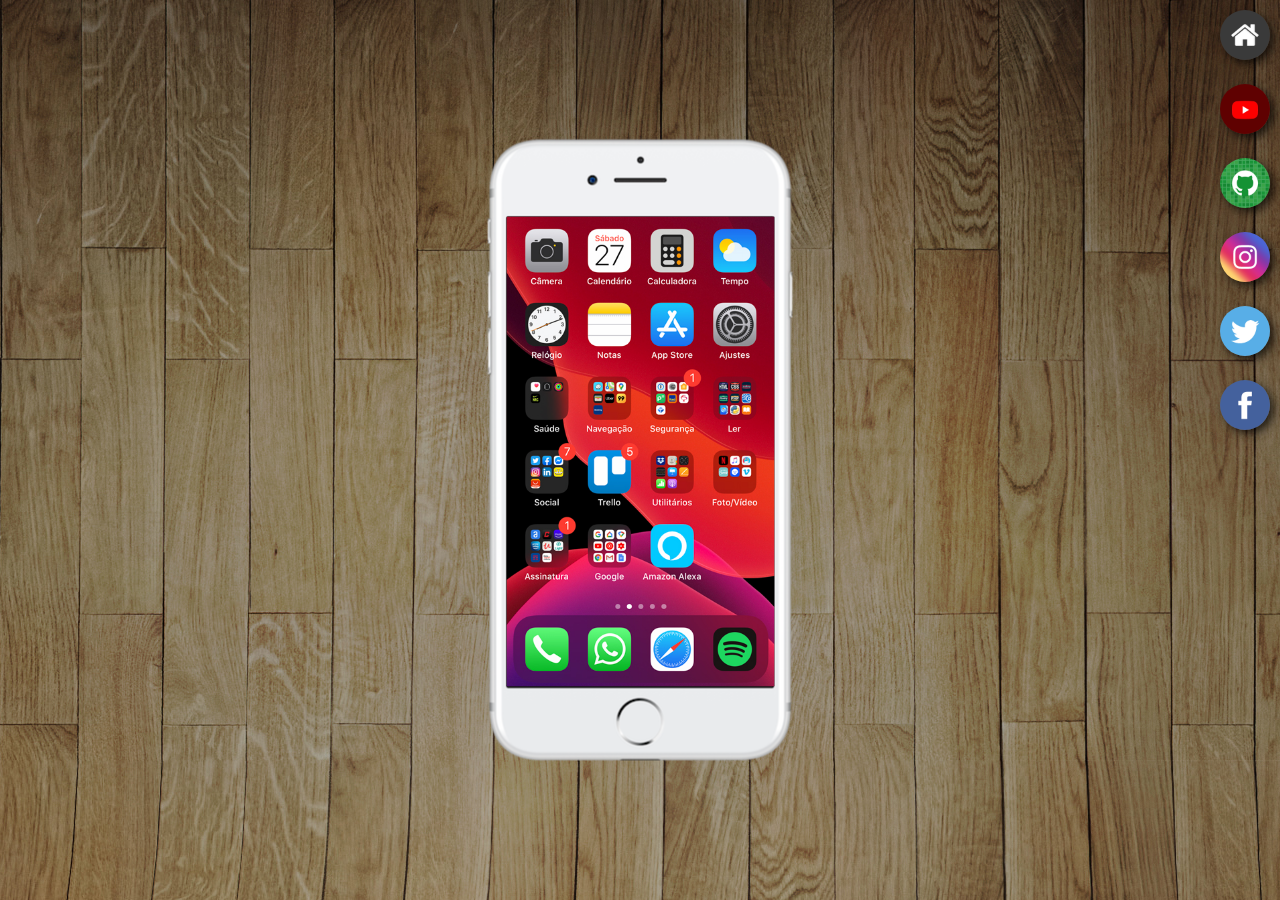
<file: index.html>
<!DOCTYPE html>
<html lang="pt-br">
<head>
    <meta charset="UTF-8">
    <meta http-equiv="X-UA-Compatible" content="IE=edge">
    <meta name="viewport" content="width=device-width, initial-scale=1.0">
    <title>Projeto Social</title>
    <link rel="shortcut icon" href="favicon.ico" type="image/x-icon">
    <link rel="stylesheet" href="estilos/style.css">
</head>
<body>
    <main>
        <section id="telefone">
            <iframe src="home.html"name="tela" id="tela"  frameborder="0">Seu navegador não é compativel

            </iframe>

        </section>
        <section id="redes-sociais">
            <a href="" target="tela"><img src="imagens/logo-home.jpg" alt="Home"></a><br>
            <a href="youtube.html" target="tela"><img src="imagens/logo-youtube.jpg" alt="Youtube"></a><br>
            <a href="github.html" target="tela"><img src="imagens/logo-github.jpg" alt="Github"></a><br>
            <a href="https://www.instagram.com/_thalescamara/"target="tela"><img src="imagens/logo-instagram.jpg" alt="Instagram"></a><br>
            <a href="https://www.instagram.com/black.muay.thai/" target="tela"><img src="imagens/logo-twitter.jpg" alt="Twitter"></a><br>
            <a href="https://www.facebook.com/people/Thales-Camara/100004573598014?locale=pt_BR&paipv=0&eav=AfaAsw9t592DBRwFHrbk24tUK5leYlgxSBM7F8LaM9bTX4ng9Cw_44mx_ZgIvUIdDK4&_rdr"target="tela"><img src="imagens/logo-facebook.jpg" alt="Facebook"></a><br>

        </section>
    </main>
</body>
</html>
</file>
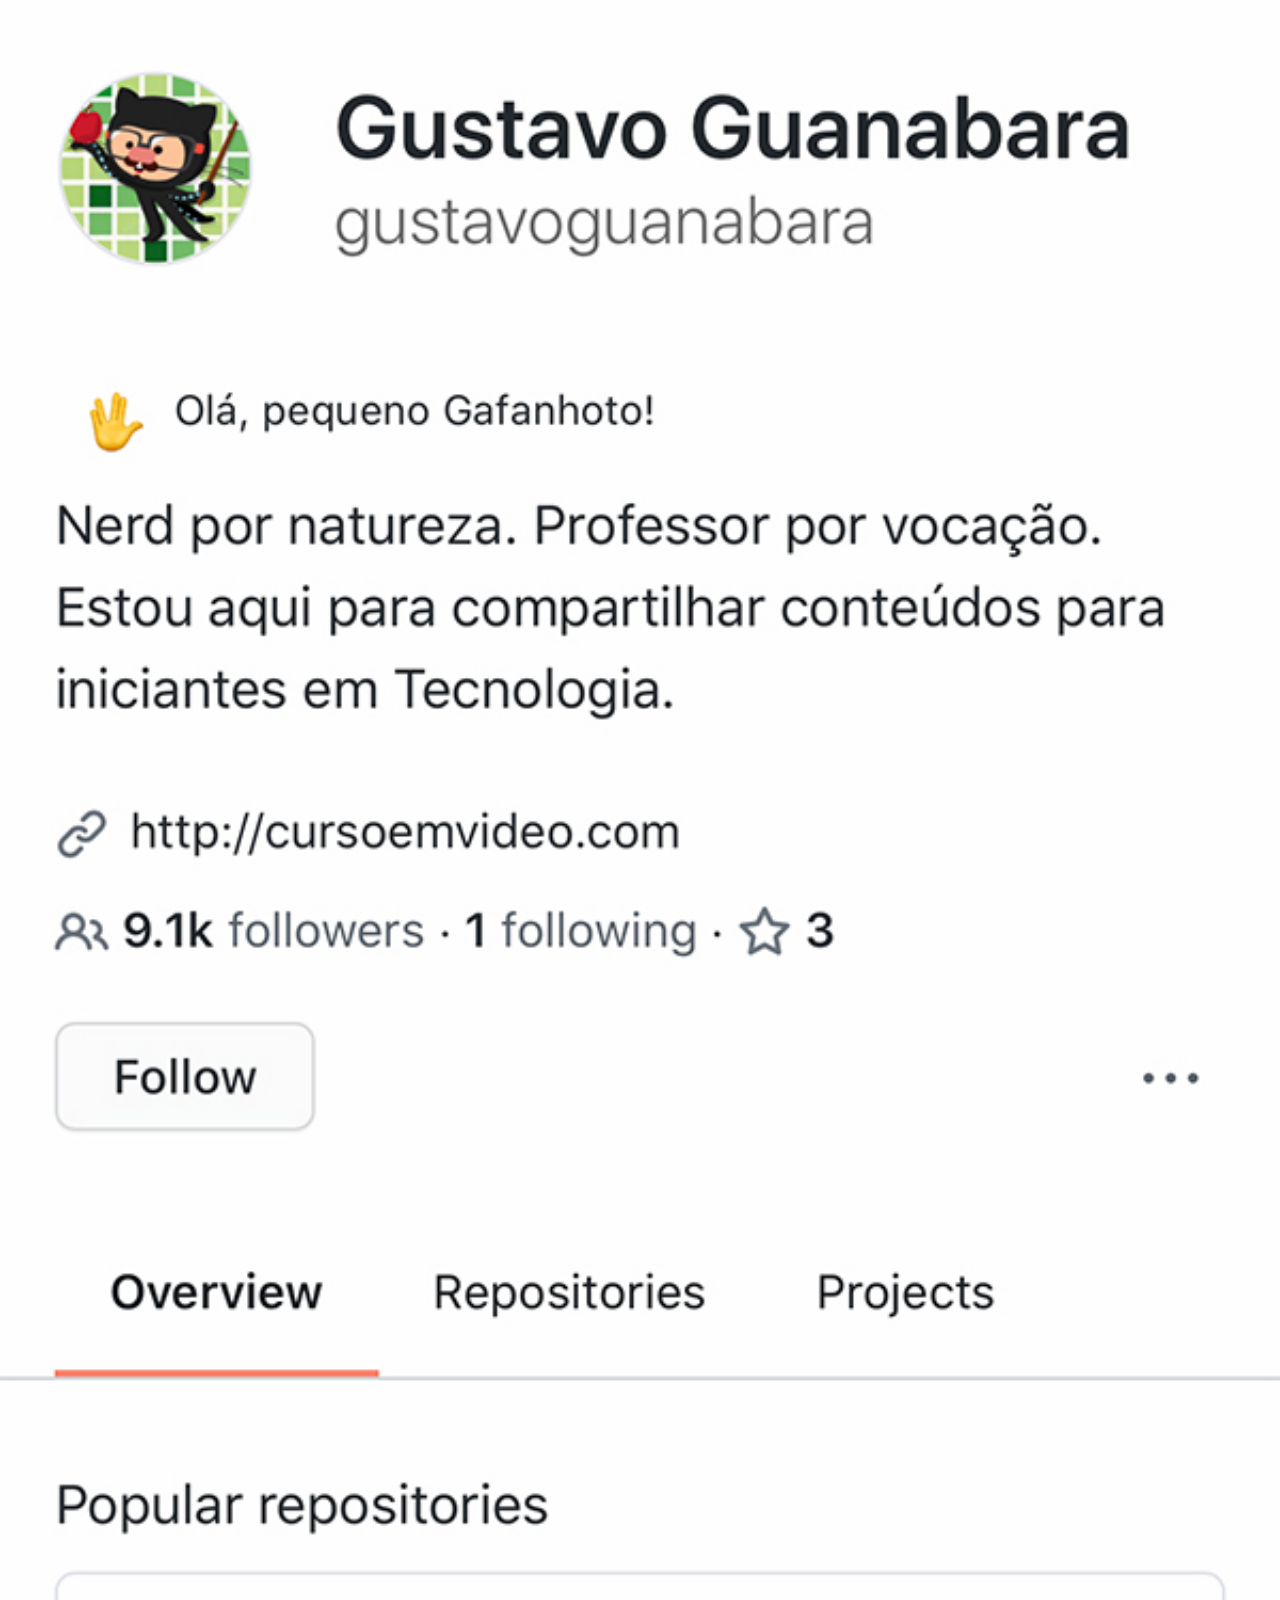
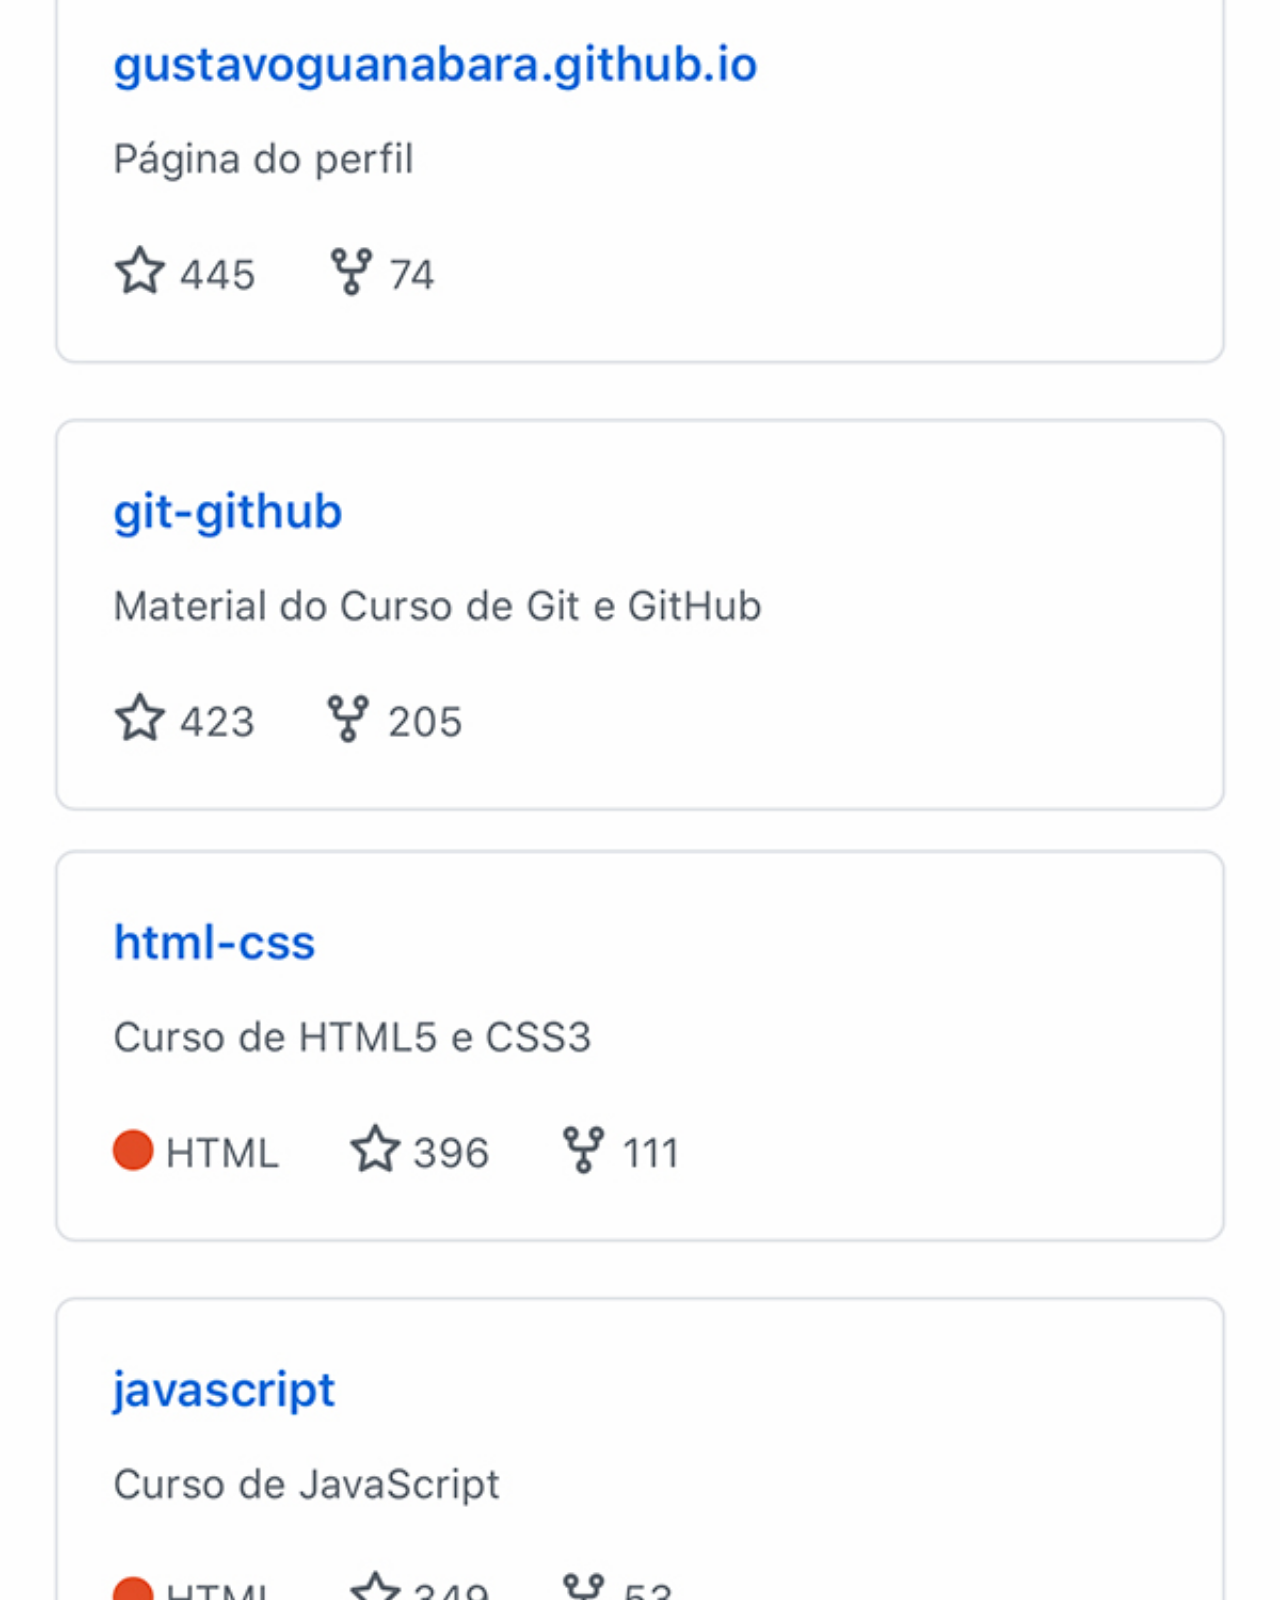
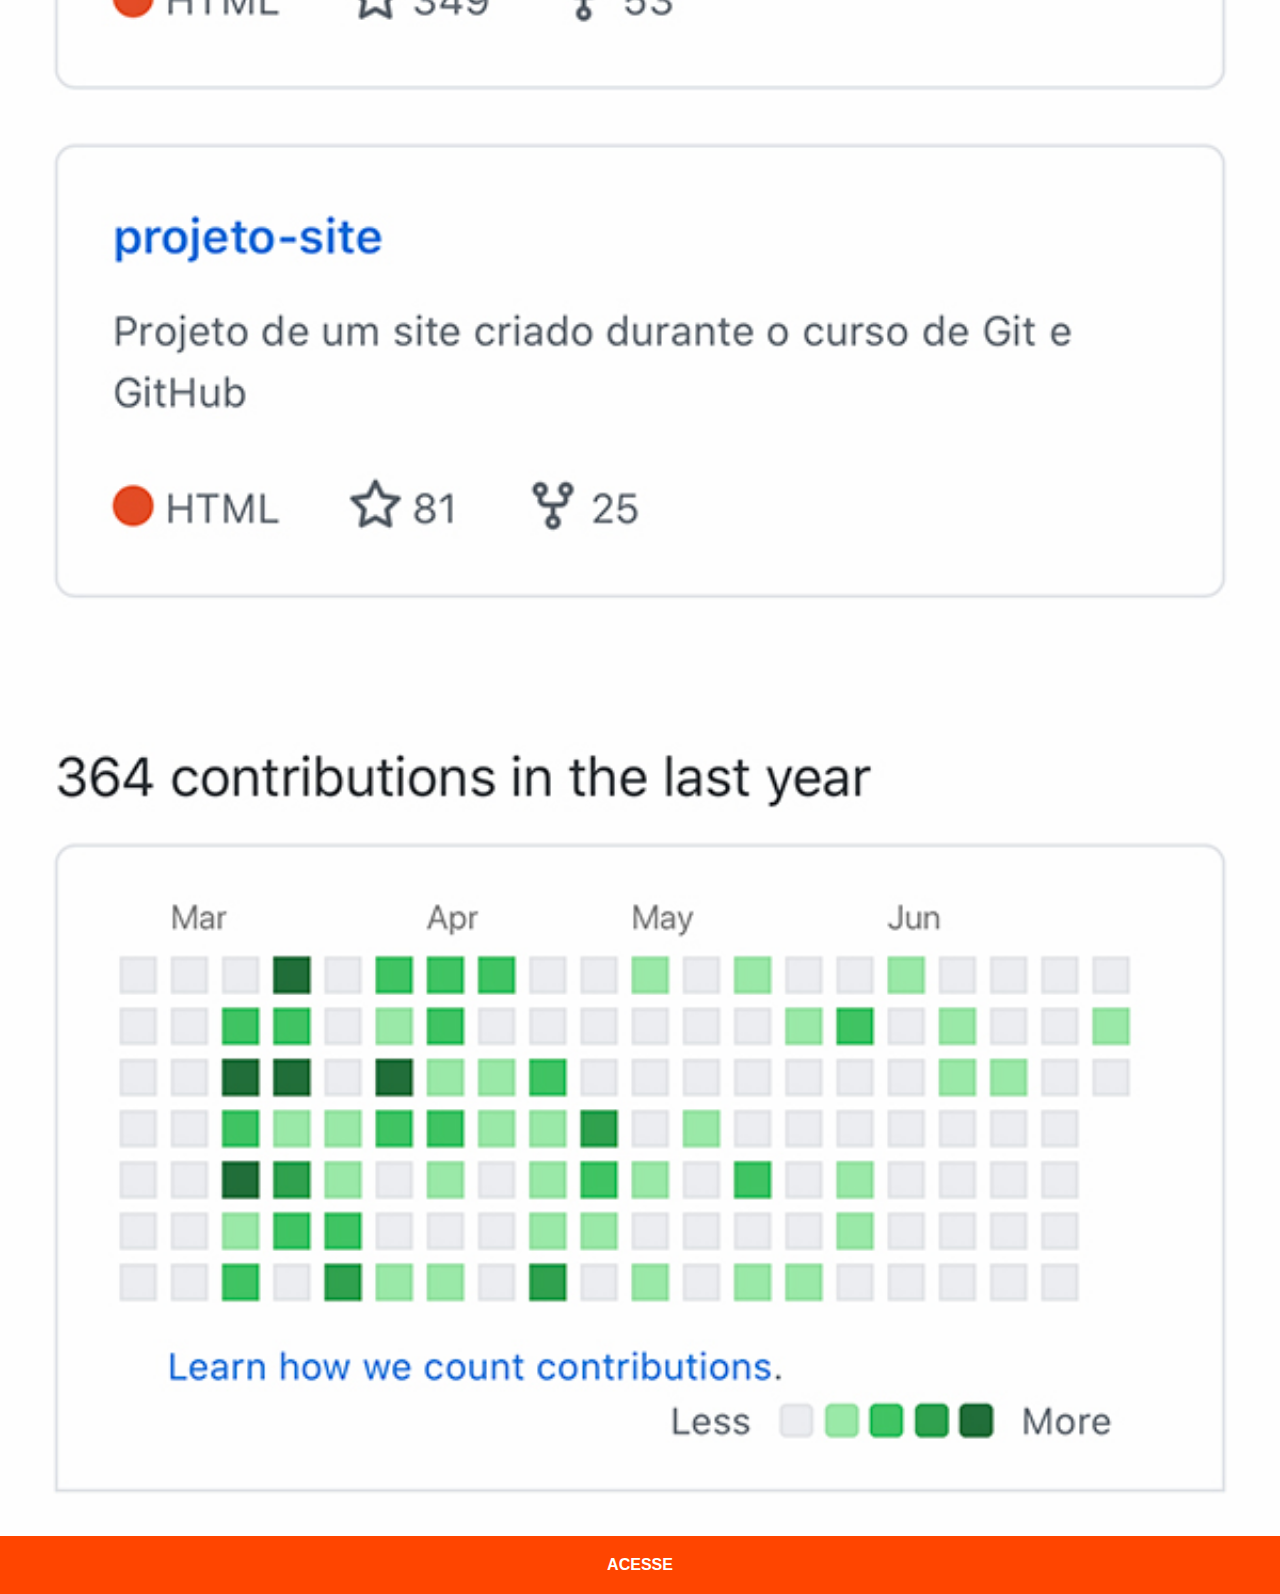
<file: github.html>
<!DOCTYPE html>
<html lang="pt-br">
<head>
    <meta charset="UTF-8">
    <meta http-equiv="X-UA-Compatible" content="IE=edge">
    <meta name="viewport" content="width=device-width, initial-scale=1.0">
    <title>Github</title>
    <link rel="stylesheet" href="estilos/social.css">
    
</head>
<body>
    <img src="imagens/tela-github.jpg"  alt="Github">
    <a href="https://github.com/Thalestata" target="_blank">ACESSE</a>
</body>
</html>
</file>
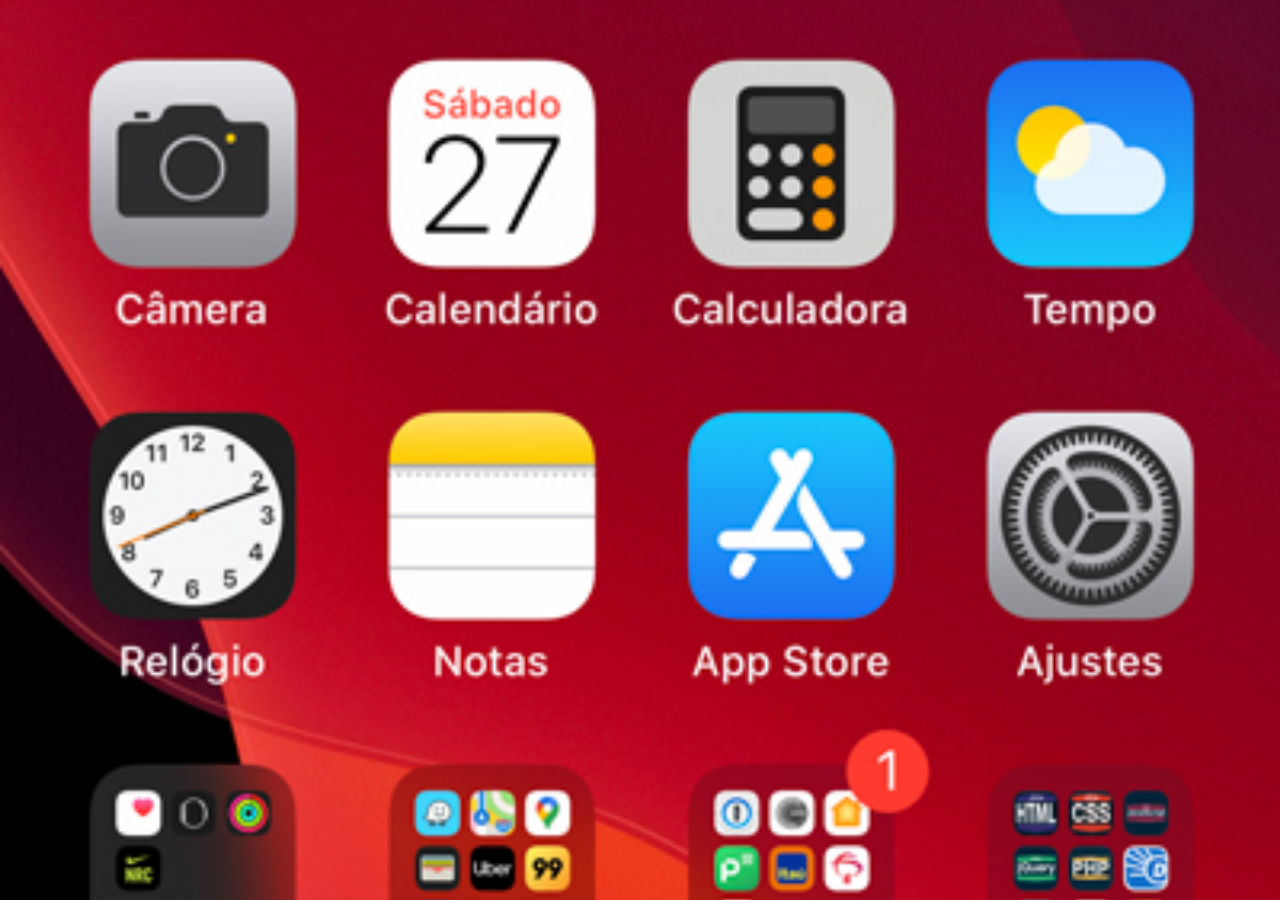
<file: home.html>
<!DOCTYPE html>
<html lang="pt-br">
<head>
    <meta charset="UTF-8">
    <meta http-equiv="X-UA-Compatible" content="IE=edge">
    <meta name="viewport" content="width=device-width, initial-scale=1.0">
    <title>Home</title>
</head>
<style>
    *{
        margin: 0px;
        height: 0px;
    }
    body{
        width: 100vw;
        height: 100vh;
        background:black url('imagens/tela-home.jpg')
        no-repeat top center;
        background-size: cover;
    }
</style>
<body>
    
</body>
</html>
</file>
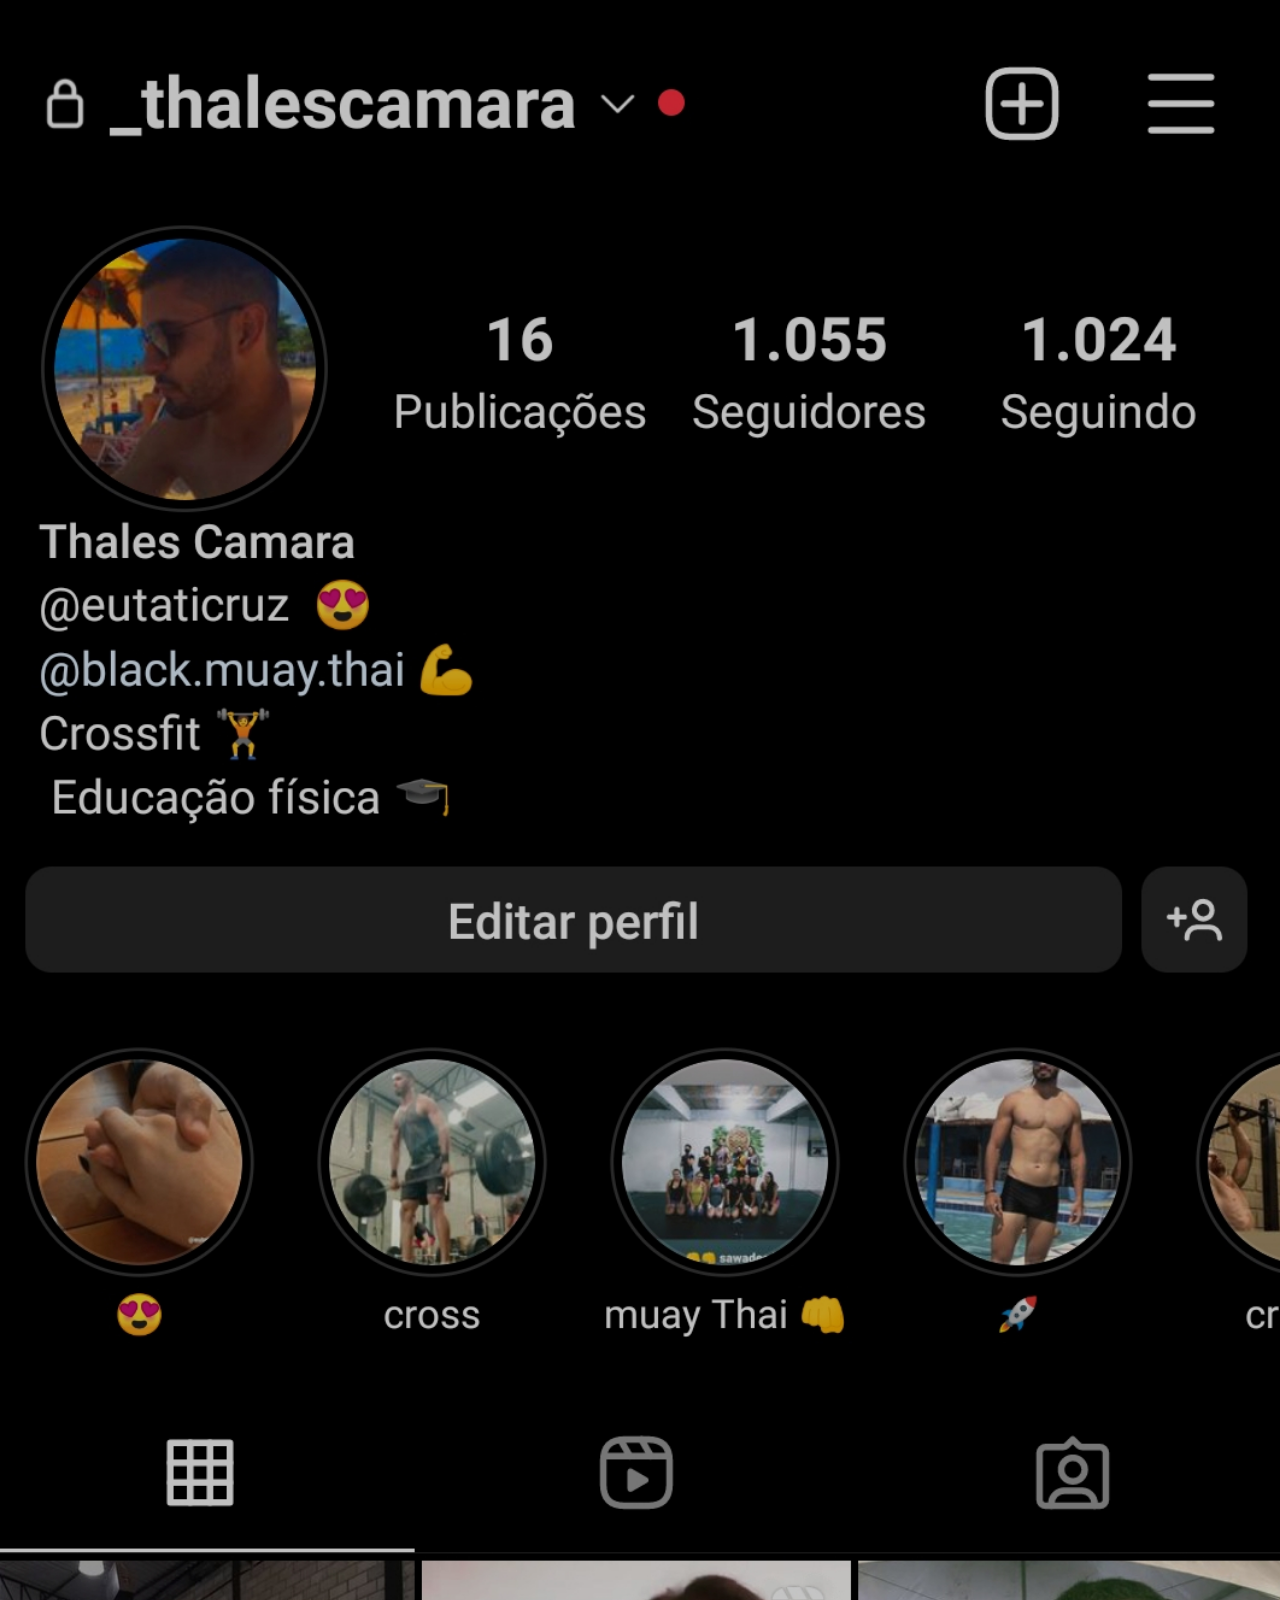
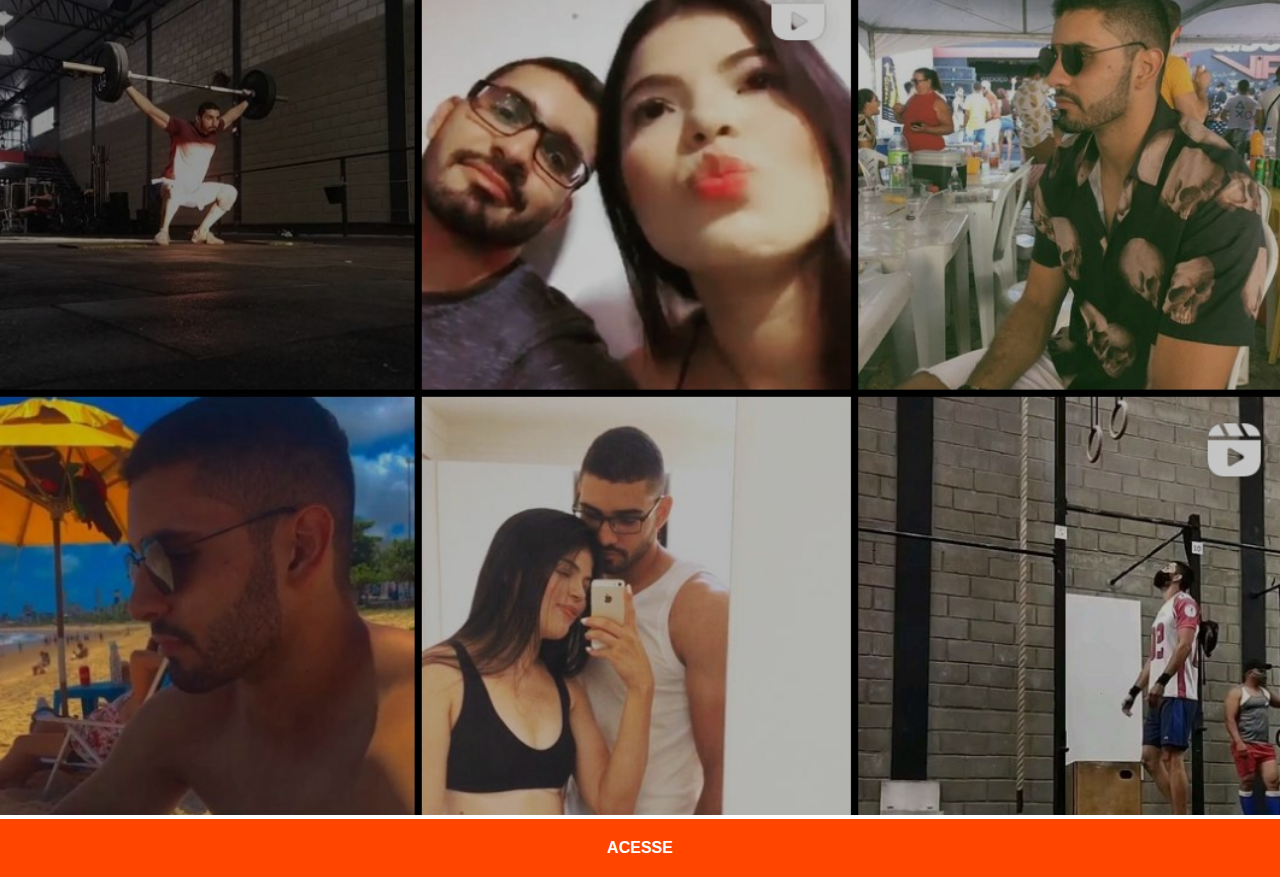
<file: insta.html>
<!DOCTYPE html>
<html lang="pt-br">
<head>
    <meta charset="UTF-8">
    <meta http-equiv="X-UA-Compatible" content="IE=edge">
    <meta name="viewport" content="width=device-width, initial-scale=1.0">
    <title>Document</title>
    <link rel="stylesheet" href="estilos/social.css">
</head>
<body>
    <img src="imagens/instagram.jpg" alt="instagram">
    <a href="https://www.instagram.com/_thalescamara/"target="_blank">ACESSE</a>
    
</body>
</html>
</file>
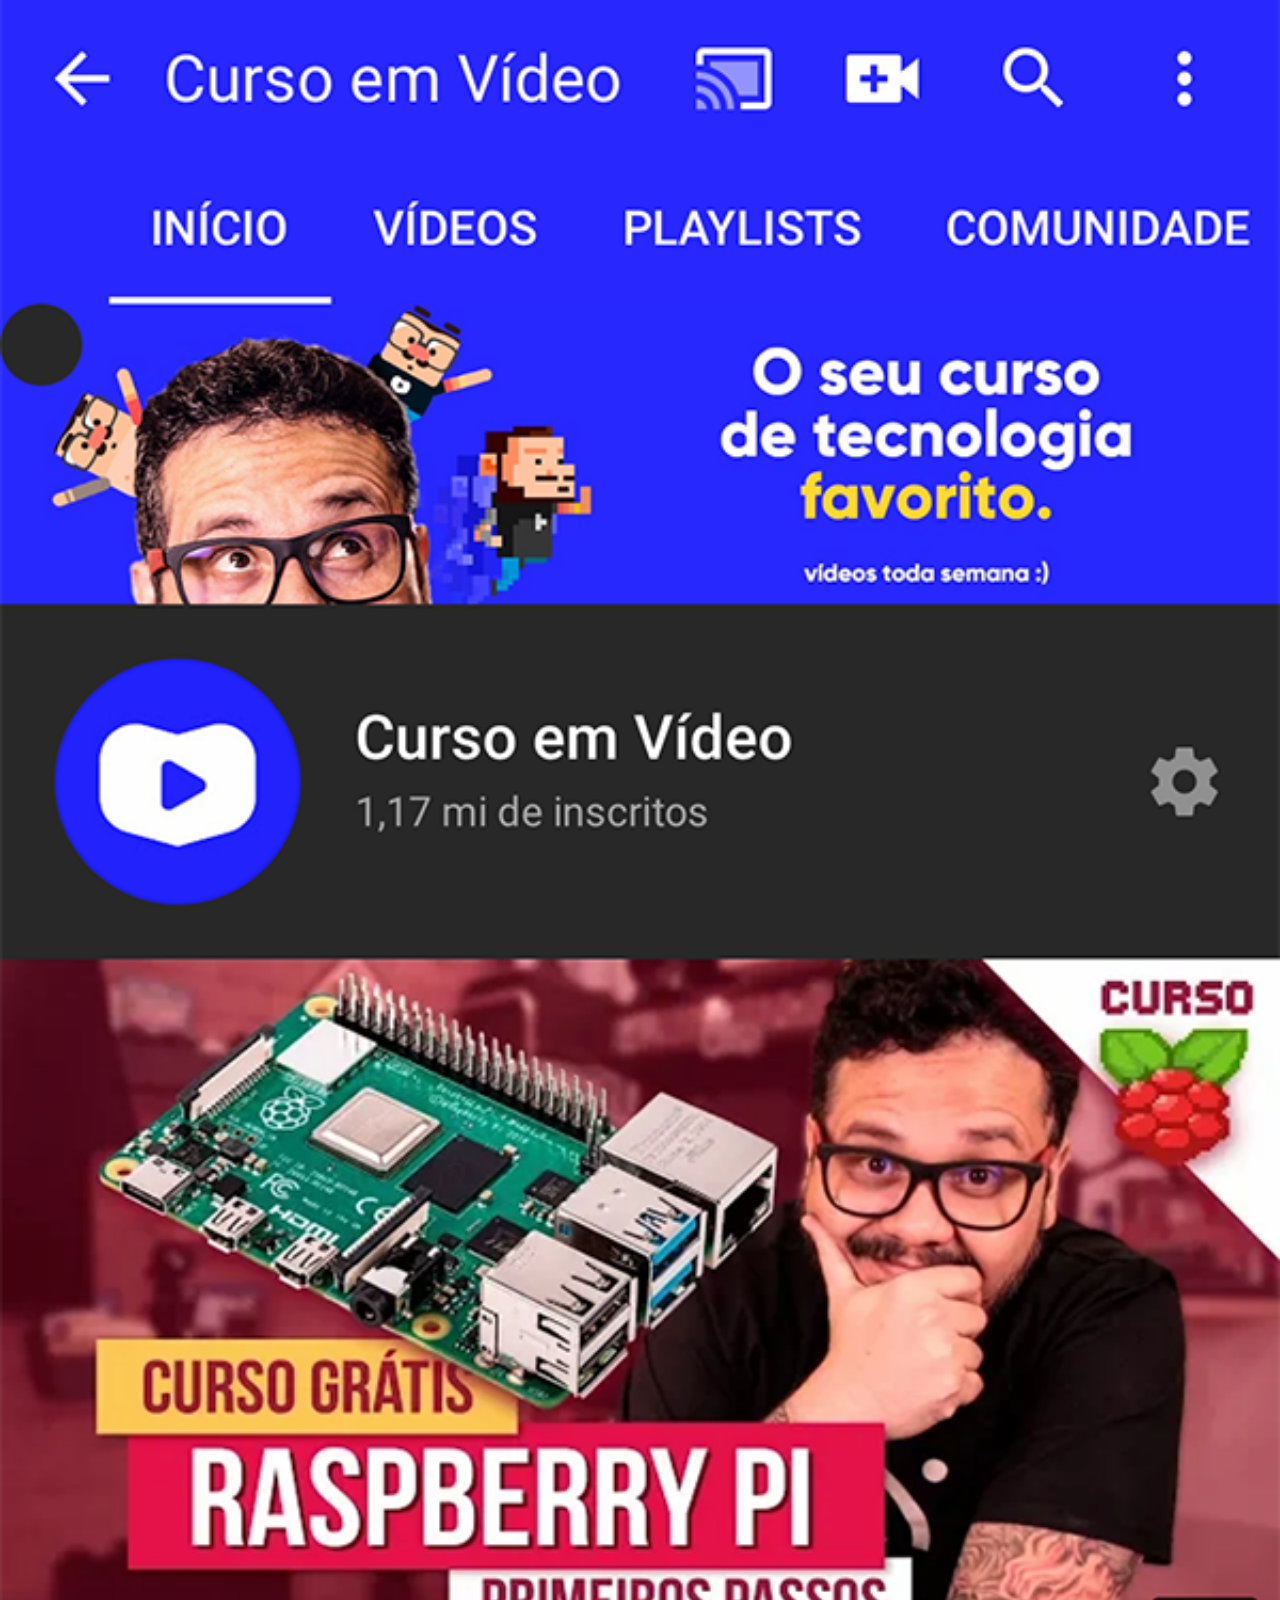
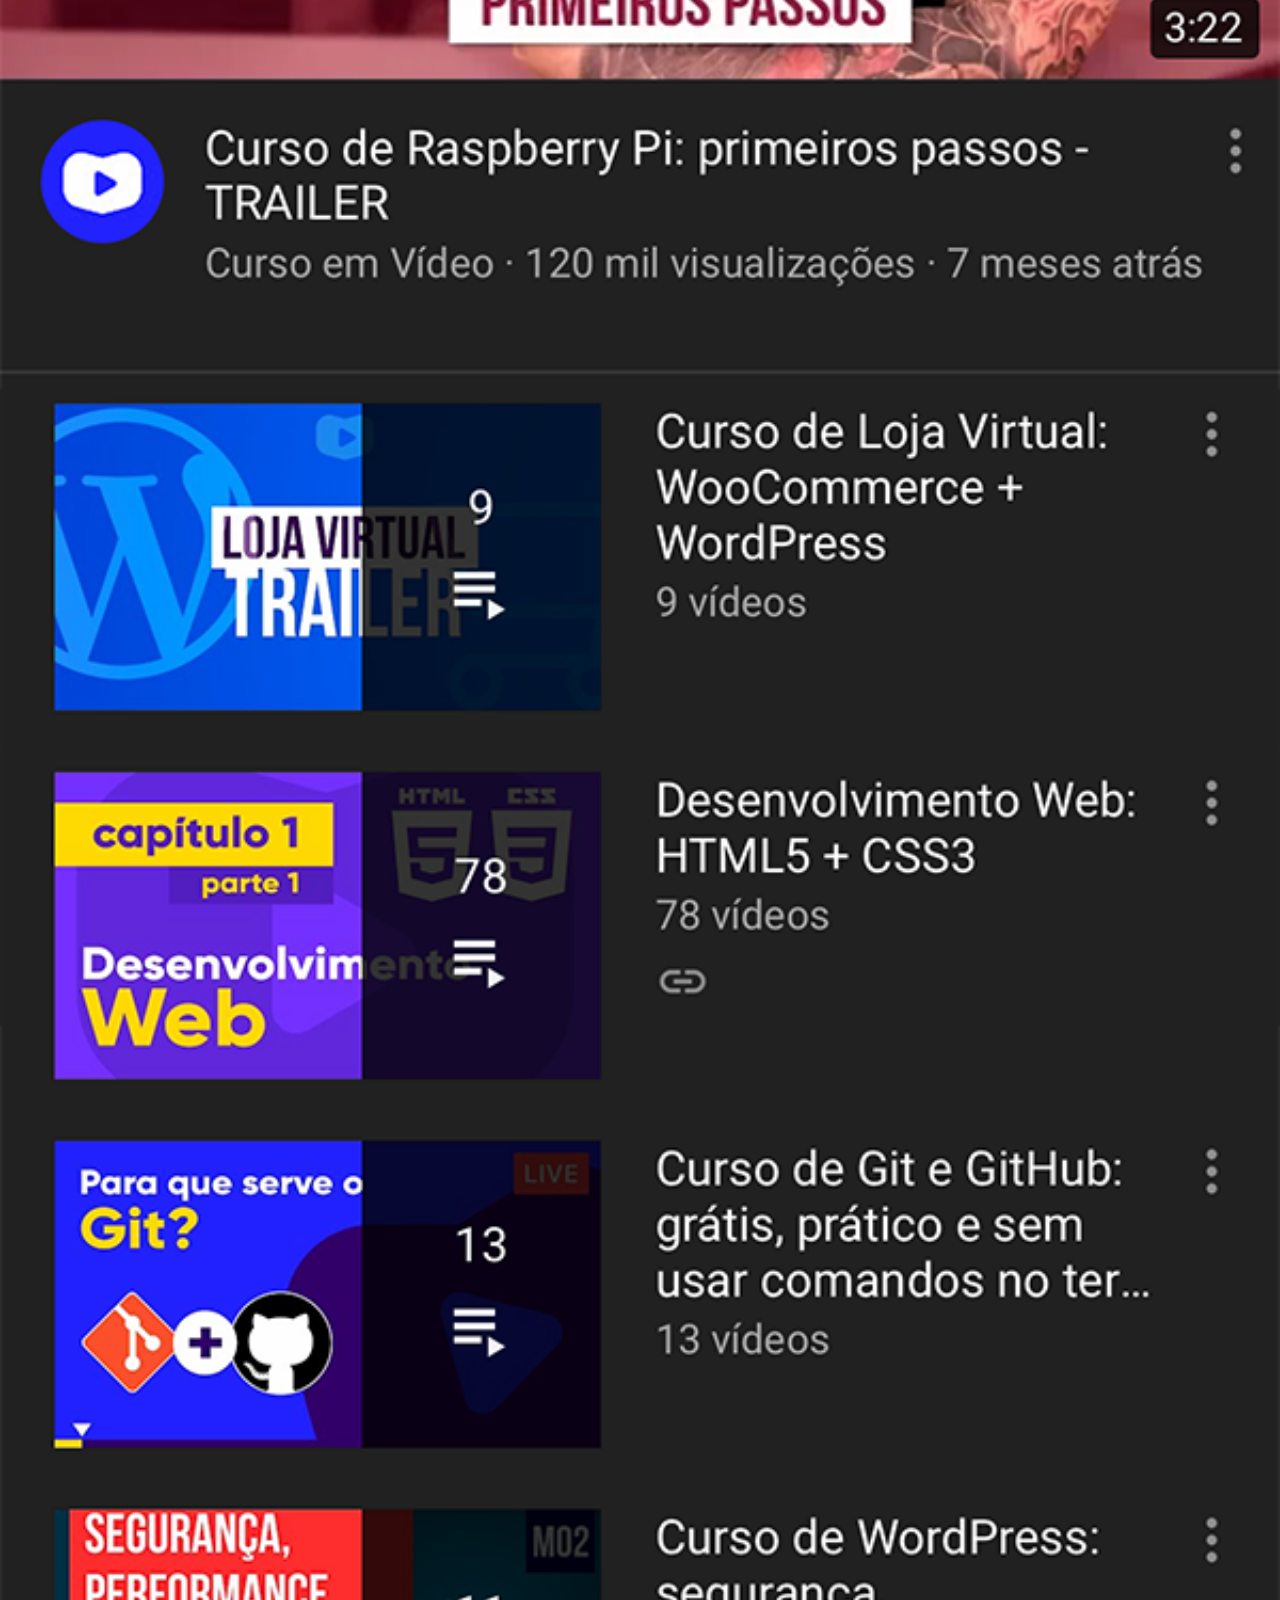
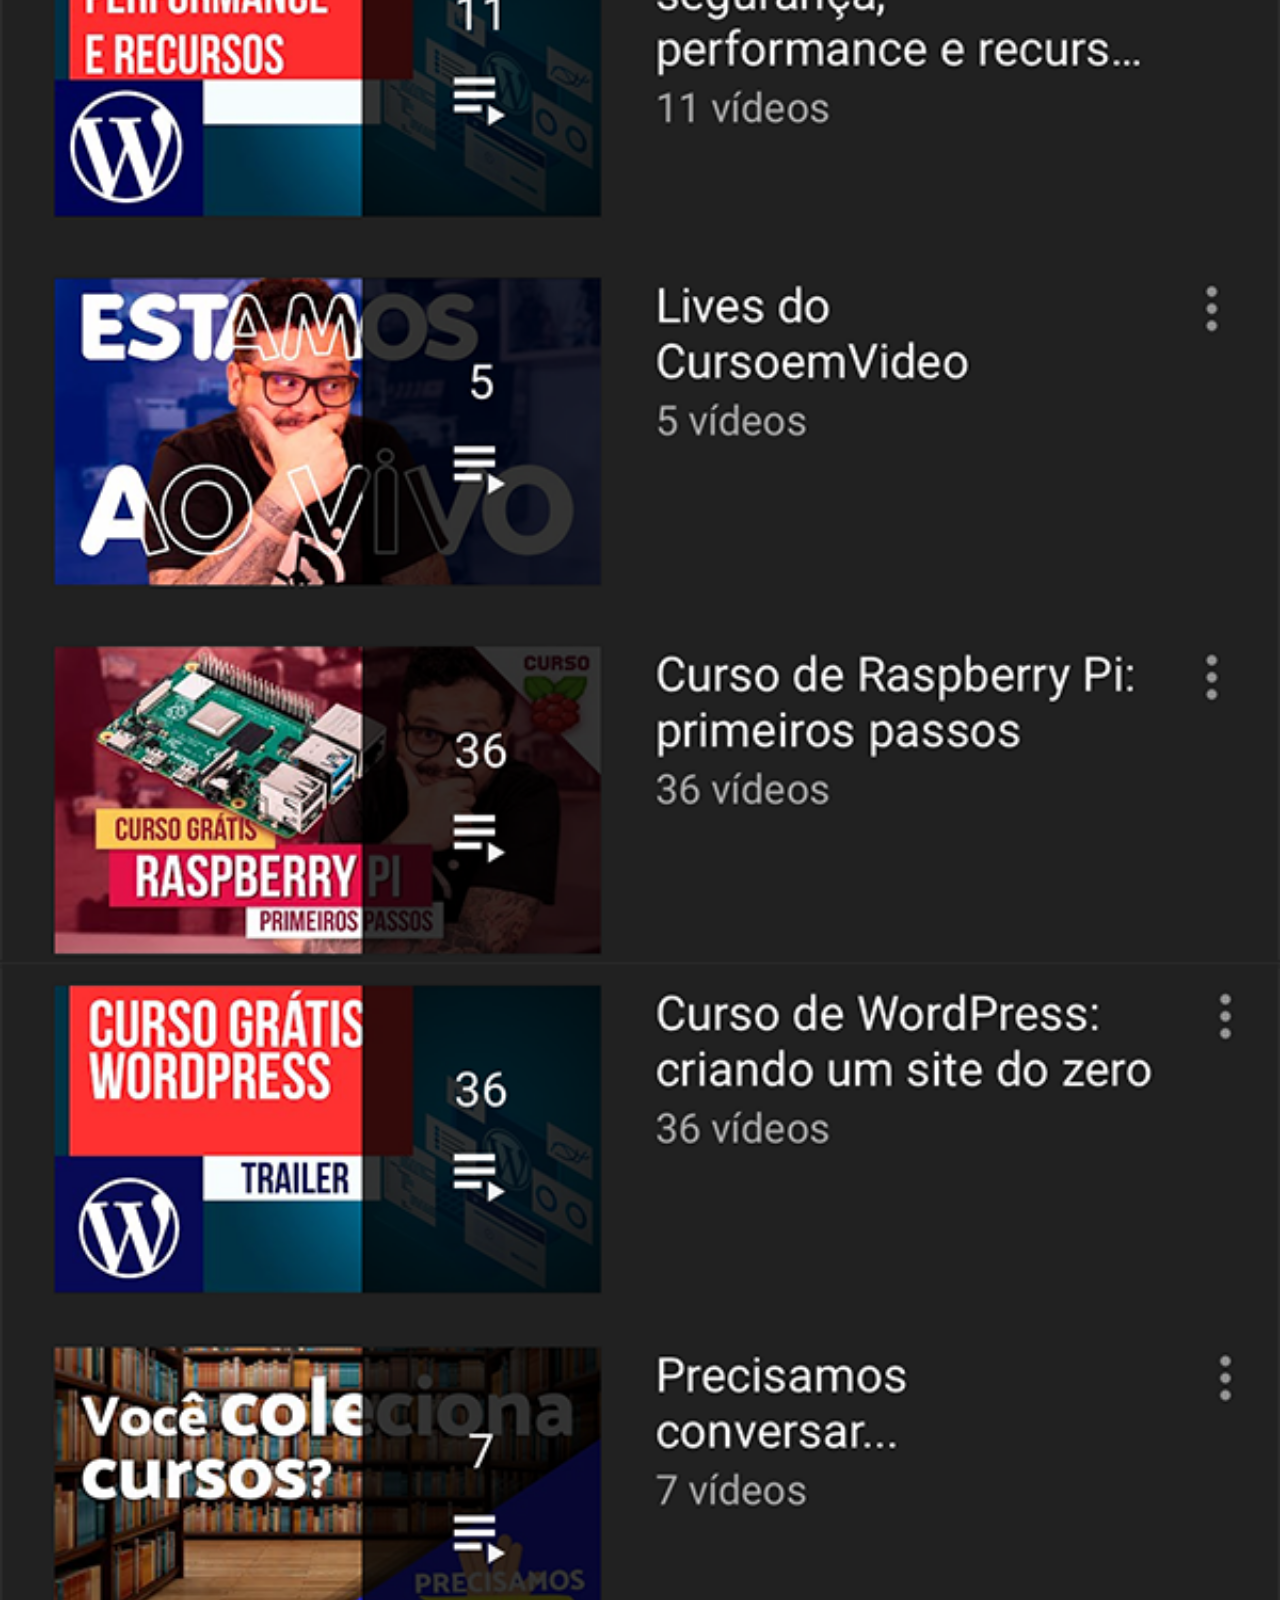
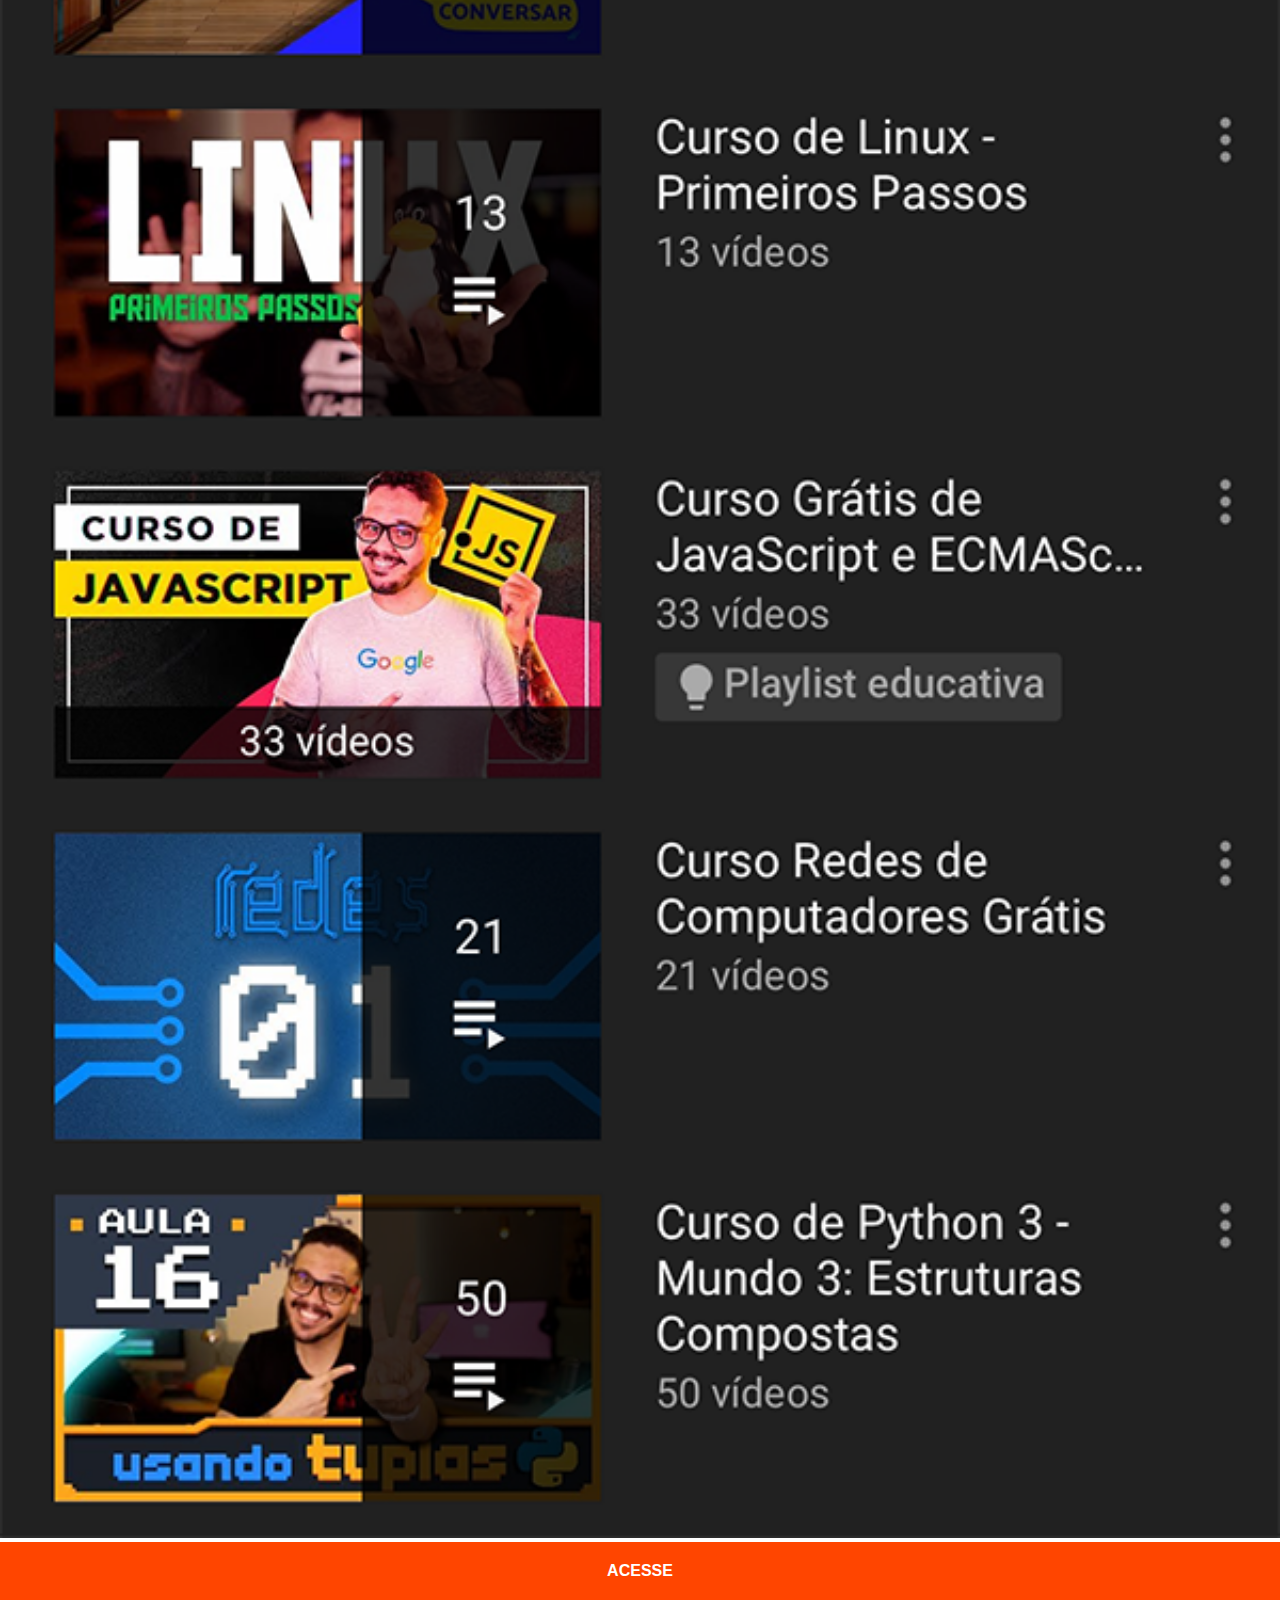
<file: youtube.html>
<!DOCTYPE html>
<html lang="pt-br">
<head>
    <meta charset="UTF-8">
    <meta http-equiv="X-UA-Compatible" content="IE=edge">
    <meta name="viewport" content="width=device-width, initial-scale=1.0">
    <title>Youtube</title>
    <link rel="stylesheet" href="estilos/social.css">
    <style>
        *{
            margin: 0px;
            padding: 0px;
            font-family: Arial, Helvetica, sans-serif;
        }
        ::-webkit-scrollbar{
            width: opx;
            height: opx;
        }
        img{
            width: 100vw;
        }
        a{
            display: block;
            background-color:orangered;
            color: white;
            padding: 20px;
            text-align: center;
            font-weight: bolder;
            text-decoration: none;
        }
        a:hover{
            background-color: orange;
        }
    </style>
</head>
<body>
    <img src="imagens/tela-youtube.png" alt="Youtube">
    <a href="https://www.youtube.com/watch?v=ar5UB2MxraE&list=PLHz_AreHm4dkcVCk2Bn_fdVQ81Fkrh6WT&index=15" target="_blank">ACESSE</a>
    
</body>
</html>
</file>
<file: estilos/style.css>
@charset "UTF-8";
*{
    margin: 0px;
    padding: opx;
    font-family: Arial, Helvetica, sans-serif;
}
html,body{
    height: 100vh;
    width: 100vw;
    background-color: black;
}
body{
   
    background: url('../imagens/fundo-madeira.jpg')
    no-repeat top center;
}
main{
    height: 100vh;
    position: relative;
    
}
section#telefone{
    position: absolute;
    top: 50%;
    left: 50%;
    transform: translate(-50%, -50%);

    height: 627px;
    width: 311px;
    background-color: blue;
    background: url('../imagens/frame-iphone.png') no-repeat ;
}
iframe#tela{
    position: relative;
    top: 80px;
    left: 22px;
    width: 268px;
    height: 470px;
}
section#redes-sociais{
    text-align: right;
}
section#redes-sociais img{
    width: 50px;
    margin: 10px;
    border-radius: 50%;
    box-shadow: 4px 4px 10px rgba(0, 0, 0, 0.705);
    box-sizing: border-box;
}
section#redes-sociais img:hover{
    border: 2px solid orange;
    transform: translate(-3px,-3px);
    transition: transform .3s;
}
</file>
<file: estilos/social.css>
@charset "UTF-8";
*{
    margin: 0px;
    padding: 0px;
    font-family: Arial, Helvetica, sans-serif;
}
::-webkit-scrollbar{
    width: opx;
    height: opx;
}
img{
    width: 100vw;
}
a{
    display: block;
    background-color:orangered;
    color: white;
    padding: 20px;
    text-align: center;
    font-weight: bolder;
    text-decoration: none;
}
a:hover{
    background-color: orange;
}
</file>
